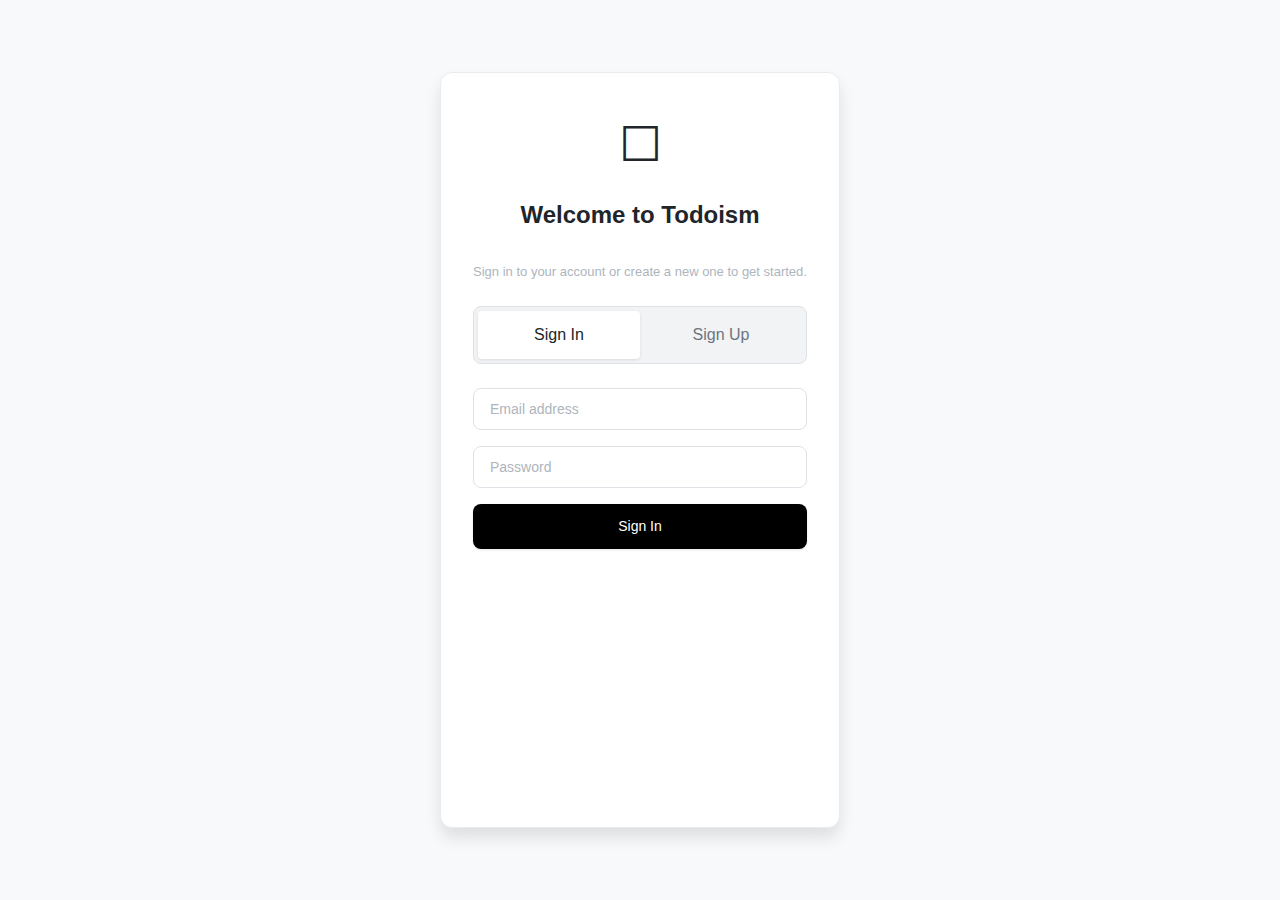
<file: public/index.html>
<!doctype html>
<html lang="en">
<head>
  <meta charset="utf-8">
  <meta name="viewport" content="width=device-width, initial-scale=1">
  <title>Sign In | Todoism</title>
  <link rel="stylesheet" href="styles.css">
  <script src="utils.js"></script>
  <script src="auth.js"></script>
</head>
<body>
  <div class="auth">
    <div class="panel">
      <div class="auth-brand">
        <div class="auth-logo">☐</div>
        <h1>Welcome to Todoism</h1>
      </div>
      <p class="hint">Sign in to your account or create a new one to get started.</p>
      
      <div class="tabs-auth">
        <button id="tab-signin" class="active">Sign In</button>
        <button id="tab-signup">Sign Up</button>
      </div>

      <form id="form-signin" class="grid">
        <input class="input" type="email" name="email" placeholder="Email address" required />
        <input class="input" type="password" name="password" placeholder="Password" required />
        <button class="btn" type="submit">Sign In</button>
        <div id="signin-error" class="error"></div>
      </form>

      <form id="form-signup" class="grid" style="display:none;">
        <div class="name-row">
          <input class="input" type="text" name="first_name" placeholder="First name" required />
          <input class="input" type="text" name="last_name" placeholder="Last name" required />
        </div>
        <input class="input" type="email" name="email" placeholder="Email address" required />
        <input class="input" type="password" name="password" placeholder="Password" minlength="6" required />
        <input class="input" type="password" name="confirm_password" placeholder="Confirm password" minlength="6" required />
        <button class="btn" type="submit">Create Account</button>
        <div id="signup-error" class="error"></div>
      </form>
    </div>
  </div>
</body>
</html>
</file>
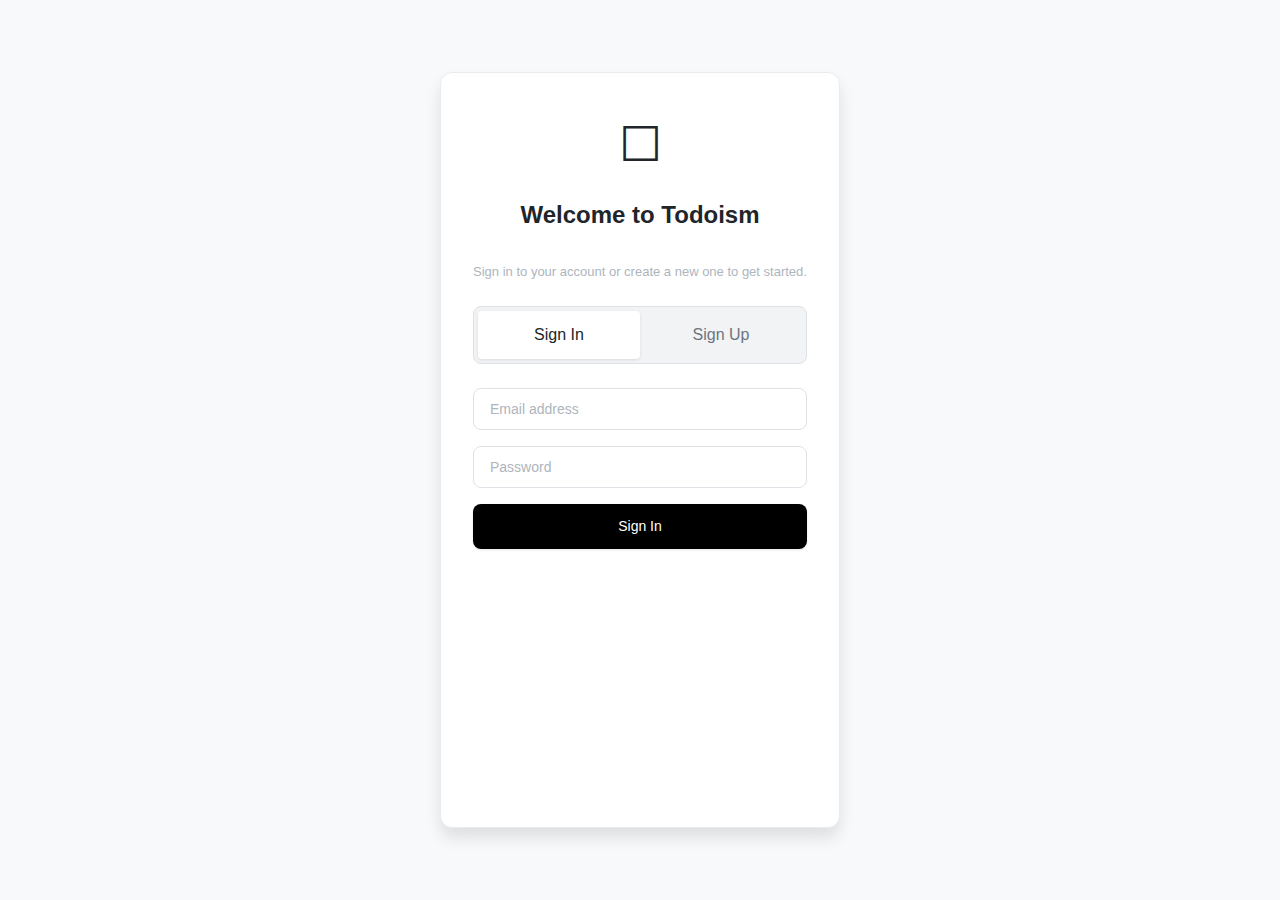
<file: public/app.html>
<!doctype html>
<html lang="en">
<head>
  <meta charset="utf-8" />
  <meta name="viewport" content="width=device-width, initial-scale=1, viewport-fit=cover" />
  <title>Todoism — Task Management</title>
  <link rel="stylesheet" href="styles.css" />

<!-- Make sure the scripts are in this order and use defer -->
<script src="utils.js" defer></script>
<script src="tasks.js" defer></script>
</head>
<body>
  <div id="app" class="app">
    <!-- Mobile Sidebar Overlay -->
    <div class="sidebar-overlay" id="sidebar-overlay"></div>
    
    <!-- Sidebar Navigation -->
    <aside class="sidebar">
      <div class="brand">
        <div class="logo">☐</div>
        <strong>Todoism</strong>
      </div>
      
      <nav>
        <ul class="nav">
          <li><button class="active" id="nav-inbox">
            <span>📥</span> Inbox
            <span class="tag" id="inbox-count">0</span>
          </button></li>
        </ul>
      </nav>
    </aside>

    <!-- Header -->
    <header class="header">
      <div class="header-left">
        <button id="mobile-menu-toggle" class="mobile-menu-toggle" aria-label="Toggle navigation">
          <span></span>
          <span></span>
          <span></span>
        </button>
        <div class="hello">Good day, <span id="hello-name">User</span> ✨<small id="hello-time"></small></div>
      </div>
      <div class="userbox">
        <div class="pill" id="user-email">loading…</div>
        <button id="theme-toggle" class="theme-toggle" title="Toggle dark mode">🌙</button>
        <button id="logout" class="logout">Sign out</button>
      </div>
    </header>

    <!-- Main Content -->
    <main class="main">
      <section class="panel">
        <div class="section-title">
          <h3>Add Task</h3>
          <div class="tabs">
            <button class="active" id="tab-active">Active</button>
            <button id="tab-inactive">Completed</button>
          </div>
        </div>

        <form id="form-add" class="task-form">
          <input class="input" id="new-name" placeholder="Task name" required />
          <input class="input" id="new-desc" placeholder="Description" />
          <input class="input" id="new-due" type="date" aria-label="Due date" />
          <button class="btn" type="submit">Add task</button>
        </form>

        <!-- Bulk Actions Controls (appears when in selection mode) -->
        <div id="bulk-controls" class="bulk-controls-bar" style="display: none;">
          <div class="bulk-info">
            <span id="selected-count">0 selected</span>
            <button id="exit-bulk" class="btn-exit">✕ Exit</button>
          </div>
          <div class="bulk-buttons">
            <button id="select-all" class="btn-pastel btn-pastel-blue">Select All</button>
            <button id="deselect-all" class="btn-pastel btn-pastel-gray">Clear</button>
            <button id="bulk-delete" class="btn-pastel btn-pastel-red">Delete Selected</button>
          </div>
        </div>

        <div id="list" class="tasks" aria-live="polite"></div>
      </section>

      <!-- Sidebar with metrics -->
      <section class="sidecards">
        <div class="metrics">
          <div class="metric widget">
            <div id="stat-todo" class="num">0</div>
            <div class="titles">
              <div class="label">Active Tasks</div>
              <ul id="titles-todo" class="list"></ul>
            </div>
          </div>

          <div class="metric widget">
            <div id="stat-done" class="num">0</div>
            <div class="titles">
              <div class="label">Completed</div>
              <ul id="titles-done" class="list"></ul>
            </div>
          </div>
        </div>
      </section>
    </main>
  </div>

  <!-- Task Detail Drawer -->
  <aside id="drawer" class="drawer" aria-hidden="true">
    <header>
      <div class="hint" id="drawer-breadcrumb">Task Details</div>
      <button id="drawer-close" class="icon-btn">✕</button>
    </header>
    <main>
      <div class="field">
        <label for="d-title">Task Name</label>
        <input id="d-title" class="input" placeholder="Enter task name" />
      </div>

      <div class="field">
        <label for="d-category">Category</label>
        <input id="d-category" class="input taglike" list="cats" placeholder="e.g., Work, Personal, Study" />
        <datalist id="cats"></datalist>
      </div>

      <div class="field">
        <label for="d-due">Due Date</label>
        <input id="d-due" class="input" type="date" />
      </div>

      <div class="field">
        <label for="d-note">Notes</label>
        <textarea id="d-note" rows="4" class="input" placeholder="Add notes or details..."></textarea>
      </div>
    </main>
    <footer>
      <button id="btn-delete" class="icon-btn danger">Delete</button>
      <button id="btn-save" class="btn">Save Changes</button>
    </footer>
  </aside>

  <!-- Task Template -->
  <template id="task-tpl">
    <article class="task">
      <div class="task-select" style="display: none;">
        <input type="checkbox" class="task-checkbox" title="Select for bulk actions">
      </div>
      <div class="check" role="button" title="Mark as complete">
        <svg viewBox="0 0 24 24" fill="none" stroke="currentColor" stroke-width="2" stroke-linecap="round" stroke-linejoin="round">
          <polyline points="20 6 9 17 4 12"></polyline>
        </svg>
      </div>
      <div class="task-body">
        <div class="top">
          <div class="name"></div>
          <div class="chips">
            <span class="chip due" hidden></span>
            <span class="chip cat" hidden></span>
          </div>
        </div>
        <div class="desc hint"></div>
      </div>
      <div class="actions">
        <button class="icon-btn open" title="Edit task">✏️</button>
        <button class="icon-btn menu-btn" title="Bulk actions" style="display: none;">☰</button>
      </div>
    </article>
  </template>

  <!-- Bulk Actions Controls (appears when in selection mode) -->
  <div id="bulk-controls" class="bulk-controls-bar" style="display: none;">
    <div class="bulk-info">
      <span id="selected-count">0 selected</span>
      <button id="exit-bulk" class="btn-exit">✕ Exit</button>
    </div>
    <div class="bulk-buttons">
      <button id="select-all" class="btn-pastel btn-pastel-blue">Select All</button>
      <button id="deselect-all" class="btn-pastel btn-pastel-gray">Clear</button>
      <button id="bulk-delete" class="btn-pastel btn-pastel-red">Delete Selected</button>
    </div>
  </div>

</body>
</html>
</file>
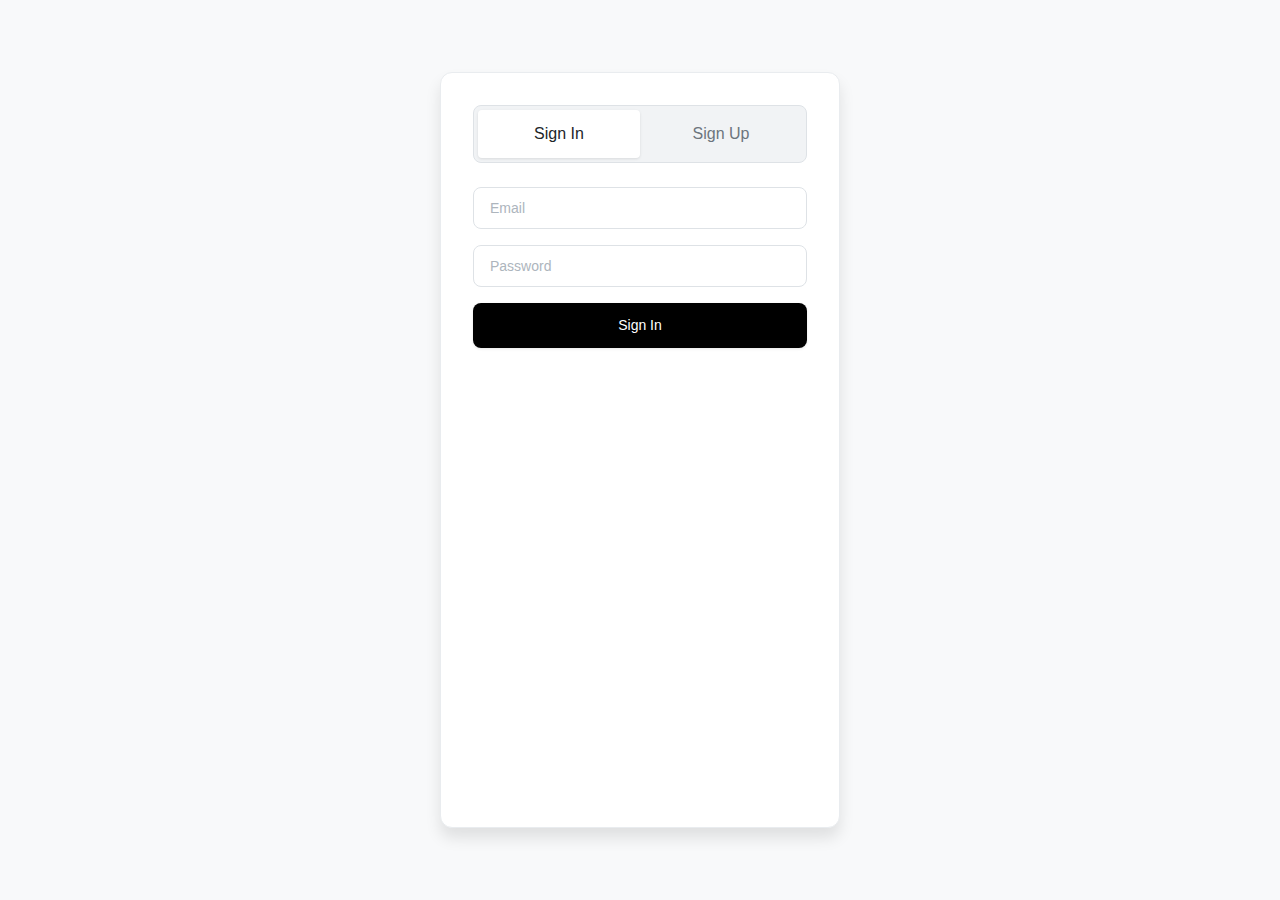
<file: public/auth.html>
<!doctype html>
<html lang="en">
<head>
  <meta charset="utf-8">
  <meta name="viewport" content="width=device-width, initial-scale=1">
  <title>Sign In | To‑Do App</title>
  <link rel="stylesheet" href="styles.css">
  <script src="utils.js"></script>
<script src="auth.js"></script>

</head>
<body>
  <div class="auth">
    <div class="hero">
      <div>
        <h1>Welcome back 👋</h1>
        <p class="hint">Sign in or create an account to start organizing your tasks.</p>
      </div>
    </div>
    <div class="panel">
      <div class="tabs-auth">
        <button id="tab-signin" class="active">Sign In</button>
        <button id="tab-signup">Sign Up</button>
      </div>

      <form id="form-signin" class="grid">
        <input class="input" type="email" name="email" placeholder="Email" required />
        <input class="input" type="password" name="password" placeholder="Password" required />
        <button class="btn" type="submit">Sign In</button>
        <div id="signin-error" class="hint error"></div>
      </form>

      <form id="form-signup" class="grid" style="display:none;">
        <div style="display:grid;grid-template-columns:1fr 1fr;gap:8px;">
          <input class="input" type="text" name="first_name" placeholder="First name" required />
          <input class="input" type="text" name="last_name" placeholder="Last name" required />
        </div>
        <input class="input" type="email" name="email" placeholder="Email" required />
        <input class="input" type="password" name="password" placeholder="Password" minlength="6" required />
        <input class="input" type="password" name="confirm_password" placeholder="Confirm password" minlength="6" required />
        <button class="btn" type="submit">Create account</button>
        <div id="signup-error" class="hint error"></div>
      </form>
    </div>
  </div>
  <script>
    const tabSignin = document.getElementById('tab-signin');
    const tabSignup = document.getElementById('tab-signup');
    const formSignin = document.getElementById('form-signin');
    const formSignup = document.getElementById('form-signup');

    function showSignin(){
      tabSignin.classList.add('active');
      tabSignup.classList.remove('active');
      formSignin.style.display = 'grid';
      formSignup.style.display = 'none';
    }

    function showSignup(){
      tabSignup.classList.add('active');
      tabSignin.classList.remove('active');
      formSignin.style.display = 'none';
      formSignup.style.display = 'grid';
    }

    tabSignin.addEventListener('click', showSignin);
    tabSignup.addEventListener('click', showSignup);

    // Set default state on load
    showSignin();
  </script>

</body>
</html>
</file>
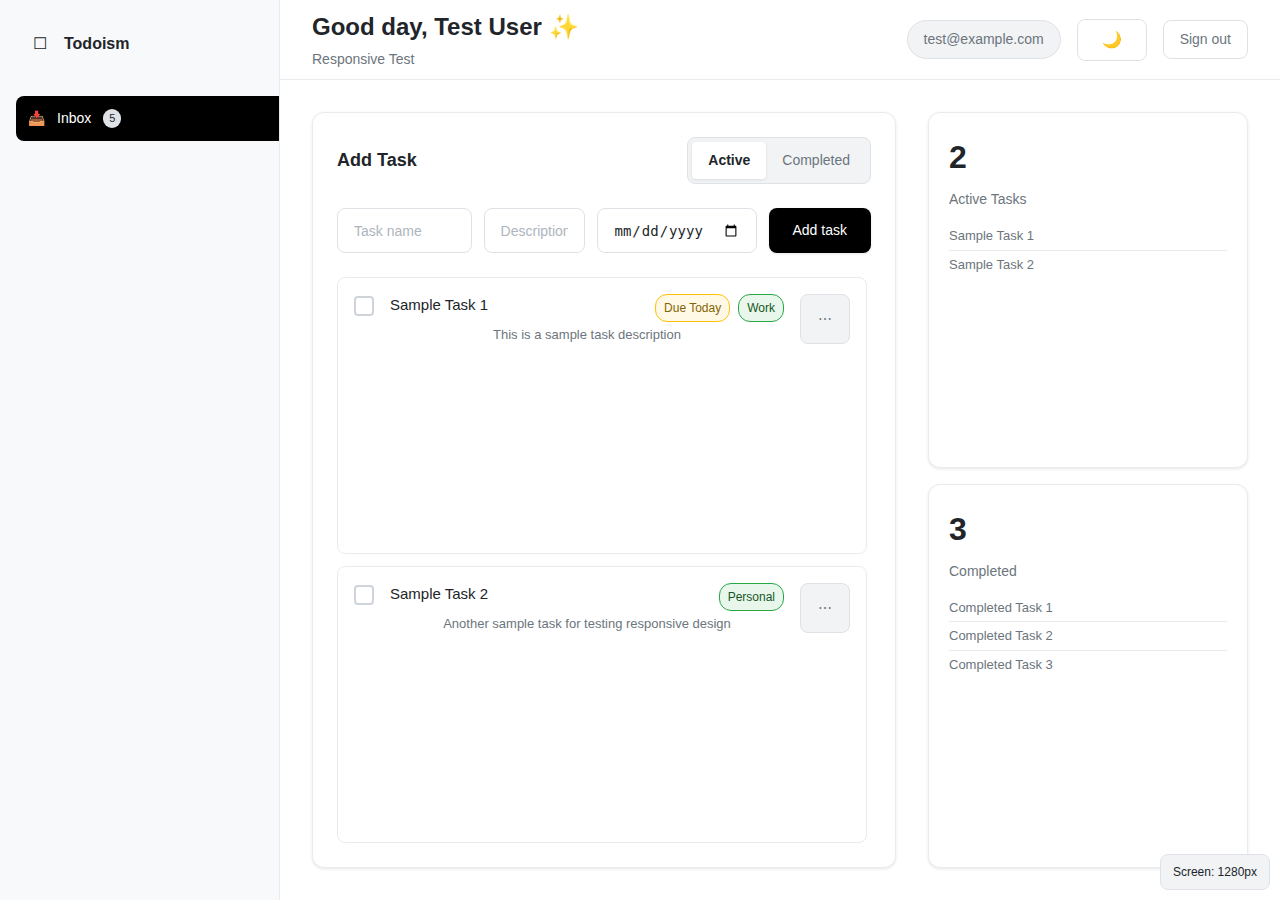
<file: public/responsive-test.html>
<!DOCTYPE html>
<html lang="en">
<head>
    <meta charset="UTF-8">
    <meta name="viewport" content="width=device-width, initial-scale=1, viewport-fit=cover">
    <title>Responsive Test - Todoism</title>
    <link rel="stylesheet" href="styles.css">
    <script src="utils.js" defer></script>
    <style>
        .responsive-info {
            position: fixed;
            bottom: 10px;
            right: 10px;
            background: var(--bg-tertiary);
            padding: 8px 12px;
            border-radius: var(--radius);
            font-size: 12px;
            z-index: 9999;
            border: 1px solid var(--border-medium);
        }
    </style>
</head>
<body>
    <div class="responsive-info" id="screen-info">
        Screen: <span id="screen-width"></span>px
    </div>
    
    <div id="app" class="app">
        <!-- Mobile Sidebar Overlay -->
        <div class="sidebar-overlay" id="sidebar-overlay"></div>
        
        <!-- Sidebar Navigation -->
        <aside class="sidebar">
            <div class="brand">
                <div class="logo">☐</div>
                <strong>Todoism</strong>
            </div>
            <nav>
                <ul class="nav">
                    <li><button class="active" id="nav-inbox">
                        <span>📥</span> Inbox
                        <span class="tag" id="inbox-count">5</span>
                    </button></li>
                </ul>
            </nav>
        </aside>

        <!-- Header -->
        <header class="header">
            <div class="header-left">
                <button id="mobile-menu-toggle" class="mobile-menu-toggle" aria-label="Toggle navigation">
                    <span></span>
                    <span></span>
                    <span></span>
                </button>
                <div class="hello">Good day, <span id="hello-name">Test User</span> ✨<small id="hello-time">Responsive Test</small></div>
            </div>
            <div class="userbox">
                <div class="pill" id="user-email">test@example.com</div>
                <button id="theme-toggle" class="theme-toggle" title="Toggle dark mode">🌙</button>
                <button id="logout" class="logout">Sign out</button>
            </div>
        </header>

        <!-- Main Content -->
        <main class="main">
            <section class="panel">
                <div class="section-title">
                    <h3>Add Task</h3>
                    <div class="tabs">
                        <button class="active" id="tab-active">Active</button>
                        <button id="tab-inactive">Completed</button>
                    </div>
                </div>

                <form id="form-add" class="task-form">
                    <input class="input" id="new-name" placeholder="Task name" required />
                    <input class="input" id="new-desc" placeholder="Description" />
                    <input class="input" id="new-due" type="date" aria-label="Due date" />
                    <button class="btn" type="submit">Add task</button>
                </form>

                <div id="list" class="tasks" aria-live="polite">
                    <!-- Sample tasks for testing -->
                    <article class="task">
                        <div class="check" role="button" title="Mark as complete">
                            <svg viewBox="0 0 24 24" fill="none" stroke="currentColor" stroke-width="2">
                                <polyline points="20 6 9 17 4 12"></polyline>
                            </svg>
                        </div>
                        <div class="task-body">
                            <div class="top">
                                <div class="name">Sample Task 1</div>
                                <div class="chips">
                                    <span class="chip due">Due Today</span>
                                    <span class="chip cat">Work</span>
                                </div>
                            </div>
                            <div class="desc hint">This is a sample task description</div>
                        </div>
                        <div class="actions">
                            <button class="icon-btn open" title="Edit task">⋯</button>
                        </div>
                    </article>
                    
                    <article class="task">
                        <div class="check" role="button" title="Mark as complete">
                            <svg viewBox="0 0 24 24" fill="none" stroke="currentColor" stroke-width="2">
                                <polyline points="20 6 9 17 4 12"></polyline>
                            </svg>
                        </div>
                        <div class="task-body">
                            <div class="top">
                                <div class="name">Sample Task 2</div>
                                <div class="chips">
                                    <span class="chip cat">Personal</span>
                                </div>
                            </div>
                            <div class="desc hint">Another sample task for testing responsive design</div>
                        </div>
                        <div class="actions">
                            <button class="icon-btn open" title="Edit task">⋯</button>
                        </div>
                    </article>
                </div>
            </section>

            <!-- Sidebar with metrics -->
            <section class="sidecards">
                <div class="metrics">
                    <div class="metric widget">
                        <div id="stat-todo" class="num">2</div>
                        <div class="titles">
                            <div class="label">Active Tasks</div>
                            <ul id="titles-todo" class="list">
                                <li>Sample Task 1</li>
                                <li>Sample Task 2</li>
                            </ul>
                        </div>
                    </div>

                    <div class="metric widget">
                        <div id="stat-done" class="num">3</div>
                        <div class="titles">
                            <div class="label">Completed</div>
                            <ul id="titles-done" class="list">
                                <li>Completed Task 1</li>
                                <li>Completed Task 2</li>
                                <li>Completed Task 3</li>
                            </ul>
                        </div>
                    </div>
                </div>
            </section>
        </main>
    </div>

    <script>
        // Display current screen width for testing
        function updateScreenInfo() {
            document.getElementById('screen-width').textContent = window.innerWidth;
        }
        
        updateScreenInfo();
        window.addEventListener('resize', updateScreenInfo);
        
        // Mock logout function for testing
        window.App = window.App || {};
        window.App.logout = () => alert('Logout clicked!');
    </script>
</body>
</html>
</file>
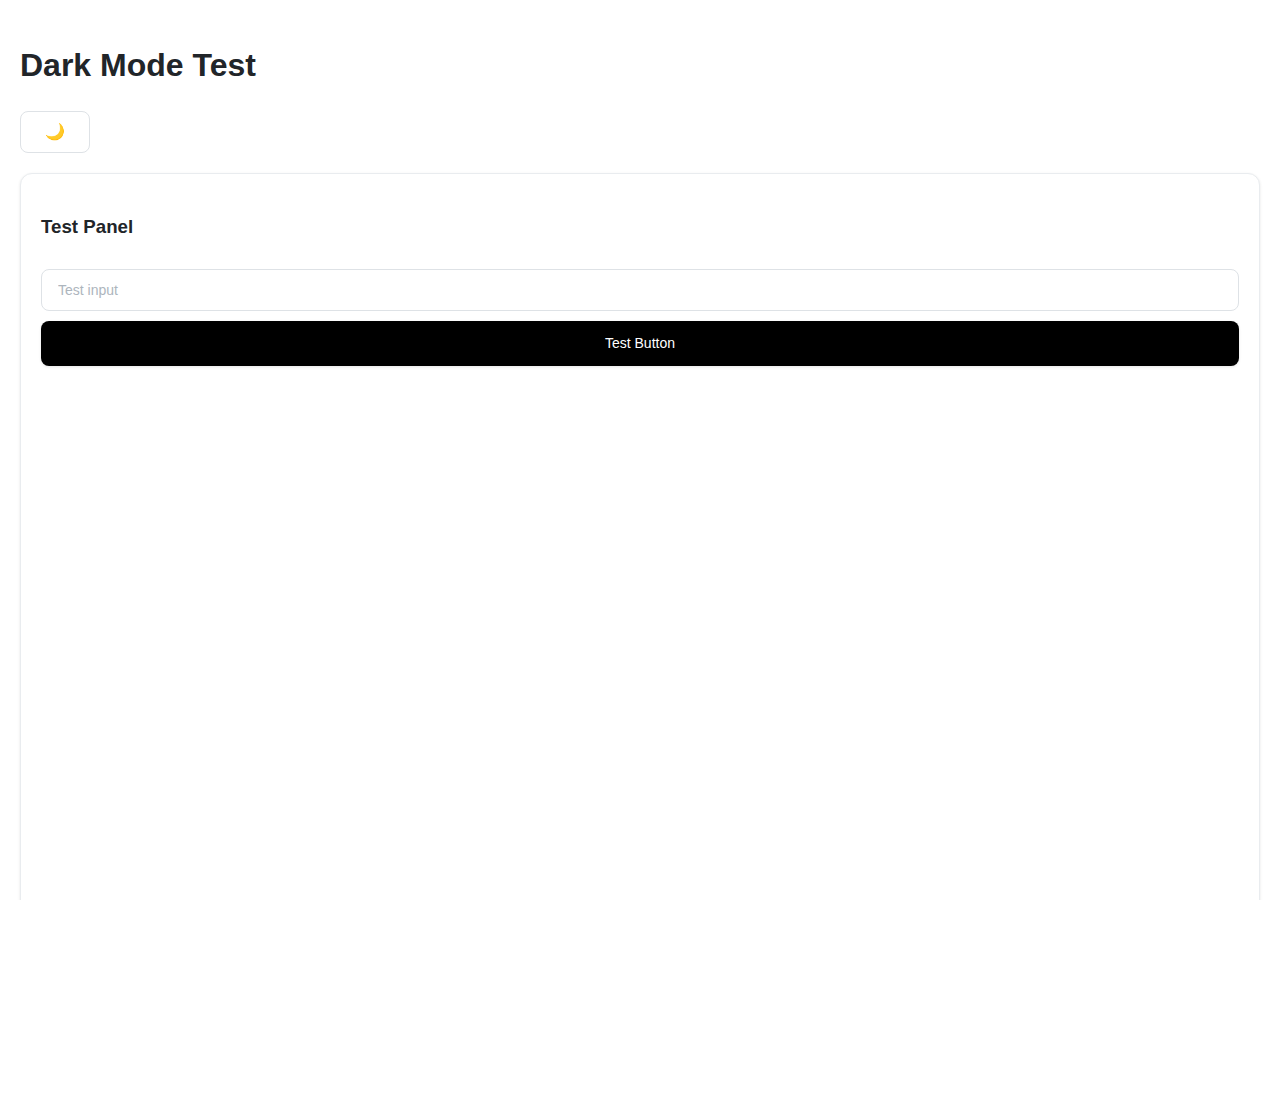
<file: public/test-dark-mode.html>
<!DOCTYPE html>
<html lang="en">
<head>
    <meta charset="UTF-8">
    <meta name="viewport" content="width=device-width, initial-scale=1.0">
    <title>Dark Mode Test</title>
    <link rel="stylesheet" href="styles.css">
    <script src="utils.js" defer></script>
</head>
<body>
    <div style="padding: 20px;">
        <h1>Dark Mode Test</h1>
        <button id="theme-toggle" class="theme-toggle" title="Toggle dark mode">🌙</button>
        <div class="panel" style="margin: 20px 0; padding: 20px;">
            <h3>Test Panel</h3>
            <input class="input" placeholder="Test input" style="margin: 10px 0;">
            <button class="btn">Test Button</button>
        </div>
        <div class="metric widget" style="margin: 20px 0; padding: 20px;">
            <div class="num">5</div>
            <div class="label">Test Metric</div>
        </div>
    </div>
</body>
</html>
</file>
<file: public/styles.css>
/* ---------- Minimal Black & White Design ---------- */
:root {
  --bg-primary: #ffffff;
  --bg-secondary: #f8f9fa;
  --bg-tertiary: #f1f3f5;
  --text-primary: #212529;
  --text-secondary: #6c757d;
  --text-muted: #adb5bd;
  --border-light: #e9ecef;
  --border-medium: #dee2e6;
  --border-dark: #ced4da;
  --accent: #000000;
  --accent-light: #495057;
  --success: #28a745;
  --danger: #dc3545;
  --warning: #ffc107;
  --shadow-sm: 0 1px 3px rgba(0,0,0,0.1);
  --shadow-md: 0 4px 6px rgba(0,0,0,0.1);
  --shadow-lg: 0 10px 15px rgba(0,0,0,0.1);
  --radius: 8px;
  --radius-sm: 4px;
  --radius-lg: 12px;
}
/*logo size*/
.logo {
  width: 24px;
  height: 24px;
  display: flex;
  align-items: center;
  justify-content: center;
  font-size: 16px;
  border-radius: var(--radius-sm);
}

/* Dark mode variables */
[data-theme="dark"] {
  --bg-primary: #1a1a1a;
  --bg-secondary: #2d2d2d;
  --bg-tertiary: #404040;
  --text-primary: #e5e5e5;
  --text-secondary: #a0a0a0;
  --text-muted: #707070;
  --border-light: #404040;
  --border-medium: #555555;
  --border-dark: #666666;
  --accent: #ffffff;
  --accent-light: #cccccc;
  --success: #4caf50;
  --danger: #f44336;
  --warning: #ff9800;
  --shadow-sm: 0 1px 3px rgba(0,0,0,0.3);
  --shadow-md: 0 4px 6px rgba(0,0,0,0.3);
  --shadow-lg: 0 10px 15px rgba(0,0,0,0.3);
}

/* Ensure dark mode styles are applied properly */
[data-theme="dark"] body {
  background: var(--bg-primary);
  color: var(--text-primary);
}

[data-theme="dark"] .panel {
  background: var(--bg-secondary);
  border-color: var(--border-light);
}

[data-theme="dark"] .metric.widget {
  background: var(--bg-secondary);
  border-color: var(--border-light);
}

[data-theme="dark"] .task {
  background: var(--bg-secondary);
  border-color: var(--border-light);
}

[data-theme="dark"] .input,
[data-theme="dark"] textarea {
  background: var(--bg-tertiary);
  border-color: var(--border-medium);
  color: var(--text-primary);
}

[data-theme="dark"] .input:focus,
[data-theme="dark"] textarea:focus {
  border-color: var(--accent);
  box-shadow: 0 0 0 3px rgba(255,255,255,0.1);
}

[data-theme="dark"] .sidebar {
  background: var(--bg-secondary);
  border-color: var(--border-light);
}

[data-theme="dark"] .main {
  background: var(--bg-primary);
}

[data-theme="dark"] .header {
  background: var(--bg-primary);
  border-color: var(--border-light);
}

[data-theme="dark"] .tabs {
  background: var(--bg-tertiary);
  border-color: var(--border-medium);
}

[data-theme="dark"] .tabs button.active {
  background: var(--bg-primary);
  color: var(--text-primary);
}

[data-theme="dark"] .btn {
  background: var(--accent);
  color: var(--bg-primary);
}

[data-theme="dark"] .nav button {
  color: var(--text-secondary);
  background: transparent;
}

[data-theme="dark"] .nav button:hover {
  background: var(--bg-tertiary);
}

[data-theme="dark"] .nav button.active {
  background: var(--accent);
  color: var(--bg-primary);
}

[data-theme="dark"] .pill {
  background: var(--bg-tertiary);
  border-color: var(--border-medium);
  color: var(--text-secondary);
}

[data-theme="dark"] .check {
  border-color: var(--border-dark);
}

[data-theme="dark"] .check:hover {
  border-color: var(--accent);
}

[data-theme="dark"] .check.done {
  background: var(--success);
  border-color: var(--success);
}

[data-theme="dark"] .drawer {
  background: var(--bg-primary);
  border-color: var(--border-light);
}

[data-theme="dark"] .drawer header,
[data-theme="dark"] .drawer footer {
  border-color: var(--border-light);
}

[data-theme="dark"] .chip {
  background: var(--bg-tertiary);
  border-color: var(--border-medium);
  color: var(--text-secondary);
}

[data-theme="dark"] .chip.due {
  background: rgba(255, 152, 0, 0.15);
  border-color: var(--warning);
  color: var(--warning);
}

[data-theme="dark"] .chip.cat {
  background: rgba(76, 175, 80, 0.15);
  border-color: var(--success);
  color: var(--success);
}

[data-theme="dark"] .icon-btn {
  background: var(--bg-tertiary);
  border-color: var(--border-medium);
  color: var(--text-secondary);
}

[data-theme="dark"] .icon-btn:hover {
  background: var(--bg-secondary);
  border-color: var(--border-dark);
}

[data-theme="dark"] .icon-btn.danger {
  border-color: rgba(244, 67, 54, 0.3);
  background: rgba(244, 67, 54, 0.05);
  color: var(--danger);
}

[data-theme="dark"] .icon-btn.danger:hover {
  background: rgba(244, 67, 54, 0.1);
}

[data-theme="dark"] .mobile-menu-toggle span {
  background: var(--text-primary);
}

[data-theme="dark"] .sidebar-overlay {
  background: rgba(0, 0, 0, 0.7);
}

* {
  box-sizing: border-box;
}

/* Smooth transition for theme changes */
*, *::before, *::after {
  transition: background-color 0.3s ease, color 0.3s ease, border-color 0.3s ease;
}

html, body {
  height: 100%;
  margin: 0;
  padding: 0;
  overflow: hidden; /* Prevent page scrolling */
  -webkit-text-size-adjust: 100%;
  -ms-text-size-adjust: 100%;
}
@media (max-width: 575.98px) {
  html, body {
    overflow: auto !important;
    height: 100% !important;
  }
}

body {
  font-family: -apple-system, BlinkMacSystemFont, "Segoe UI", Roboto, "Helvetica Neue", Arial, sans-serif;
  background: var(--bg-primary);
  color: var(--text-primary);
  line-height: 1.5;
  -webkit-font-smoothing: antialiased;
  -moz-osx-font-smoothing: grayscale;
}

/* ===== APP LAYOUT ===== */
.app {
  display: grid;
  grid-template-columns: 280px 1fr;
  grid-template-rows: auto 1fr;
  grid-template-areas: 
    "sidebar header"
    "sidebar main";
  height: 100vh;
  width: 100vw;
  background: var(--bg-primary);
  overflow: hidden;
}

/* ===== SIDEBAR ===== */
.sidebar {
  grid-area: sidebar;
  background: var(--bg-secondary);
  border-right: 1px solid var(--border-light);
  padding: 24px 16px;
  overflow: hidden;
  height: 100vh;
  transition: transform 0.3s ease;
}

/* Mobile sidebar overlay */
.sidebar-overlay {
  display: none;
  position: fixed;
  top: 0;
  left: 0;
  width: 100vw;
  height: 100vh;
  background: rgba(0, 0, 0, 0.5);
  z-index: 900; /* Lower z-index to not interfere with main content */
  opacity: 0;
  transition: opacity 0.3s ease;
  pointer-events: none;
}

.sidebar-overlay.active {
  display: block;
  opacity: 1;
  pointer-events: all;
}

/* Ensure main content is not affected by overlay unless sidebar is open */
@media (max-width: 991px) {
  .main {
    z-index: 950; /* Higher than overlay */
    pointer-events: all;
  }
  
  .sidebar-overlay.active + * .main {
    z-index: 1; /* Lower when overlay is active */
  }
}

.sidebar.mobile-open {
  position: fixed !important;
  top: 0 !important;
  left: 0 !important;
  z-index: 999 !important; /* Higher than overlay */
  width: 280px !important;
  height: 100vh !important;
  transform: translateX(0) !important;
  display: block !important;
  box-shadow: var(--shadow-lg);
}

.brand {
  display: flex;
  align-items: center;
  gap: 12px;
  padding: 8px 12px;
  margin-bottom: 32px;
}

.brand .logo {
  width: 24px;
  height: 24px;
  display: flex;
  align-items: center;
  justify-content: center;
  font-size: 16px;
  border-radius: var(--radius-sm);
}

.brand strong {
  font-size: 16px;
  font-weight: 600;
  color: var(--text-primary);
}

.nav {
  list-style: none;
  margin: 0;
  padding: 0;
}

.nav button {
  all: unset;
  display: flex;
  align-items: center;
  gap: 12px;
  width: 100%;
  padding: 12px;
  border-radius: var(--radius);
  cursor: pointer;
  color: var(--text-secondary);
  font-size: 14px;
  font-weight: 500;
  transition: all 0.2s ease;
  margin-bottom: 4px;
}

.nav button:hover {
  background: var(--bg-tertiary);
  color: var(--text-primary);
}

.nav button.active {
  background: var(--accent);
  color: white;
}

.nav .tag {
  margin-left: right;
  margin-right: -4px; /* Move closer to the edge */
  background: var(--border-medium);
  color: var(--text-primary);
  border-radius: 10px;
  padding: 1px 6px;
  font-size: 11px;
  font-weight: 500;
  min-width: 18px;
  text-align: center;
}

/* ===== HEADER ===== */
.header {
  grid-area: header;
  display: flex;
  align-items: center;
  justify-content: space-between;
  padding: 16px 32px;
  background: var(--bg-primary);
  border-bottom: 1px solid var(--border-light);
  overflow: hidden;
  min-height: 80px;
  max-height: 80px;
}

.header-left {
  display: flex;
  align-items: center;
  gap: 16px;
  flex: 1;
  min-width: 0; /* Allow flex item to shrink */
}

.mobile-menu-toggle {
  display: none;
  flex-direction: column;
  background: none;
  border: none;
  padding: 8px;
  cursor: pointer;
  width: 40px;
  height: 40px;
  justify-content: space-around;
  align-items: center;
  flex-shrink: 0;
}

.mobile-menu-toggle span {
  display: block;
  width: 24px;
  height: 3px;
  background: var(--text-primary);
  border-radius: 2px;
  transition: all 0.3s ease;
}

.mobile-menu-toggle.active span:nth-child(1) {
  transform: rotate(45deg) translate(6px, 6px);
}

.mobile-menu-toggle.active span:nth-child(2) {
  opacity: 0;
}

.mobile-menu-toggle.active span:nth-child(3) {
  transform: rotate(-45deg) translate(6px, -6px);
}

.hello {
  font-size: 24px;
  font-weight: 600;
  color: var(--text-primary);
  min-width: 0; /* Allow flex item to shrink */
  flex: 1;
}

.hello small {
  display: block;
  font-size: 14px;
  font-weight: 400;
  color: var(--text-secondary);
  margin-top: 4px;
}

.userbox {
  display: flex;
  align-items: center;
  gap: 16px;
  flex-shrink: 0; /* Prevent userbox from shrinking */
}

.pill {
  background: var(--bg-tertiary);
  border: 1px solid var(--border-medium);
  padding: 8px 16px;
  border-radius: 20px;
  font-size: 14px;
  color: var(--text-secondary);
}

.logout {
  all: unset;
  cursor: pointer;
  padding: 8px 16px;
  background: var(--bg-primary);
  border: 1px solid var(--border-medium);
  border-radius: var(--radius);
  color: var(--text-secondary);
  font-size: 14px;
  font-weight: 500;
  transition: all 0.2s ease;
}

.logout:hover {
  background: var(--bg-tertiary);
  border-color: var(--border-dark);
}

/* Dark mode toggle button */
.theme-toggle {
  all: unset;
  cursor: pointer;
  padding: 8px 12px;
  background: var(--bg-primary);
  border: 1px solid var(--border-medium);
  border-radius: var(--radius);
  color: var(--text-secondary);
  font-size: 16px;
  font-weight: 500;
  transition: all 0.2s ease;
  display: flex;
  align-items: center;
  justify-content: center;
  min-width: 44px;
}

.theme-toggle:hover {
  background: var(--bg-tertiary);
  border-color: var(--border-dark);
  transform: scale(1.05);
}

.theme-toggle:active {
  transform: scale(0.95);
}

/* ===== MAIN CONTENT ===== */
.main {
  grid-area: main;
  display: grid;
  grid-template-columns: 1fr 320px;
  gap: 32px;
  padding: 32px;
  background: var(--bg-primary);
  overflow: hidden;
  height: calc(100vh - 80px); /* Full height minus header */
  max-height: calc(100vh - 80px);
  position: relative;
  z-index: 1; /* Ensure main content is above background elements */
}

.panel {
  background: var(--bg-primary);
  border: 1px solid var(--border-light);
  border-radius: var(--radius-lg);
  padding: 24px;
  box-shadow: var(--shadow-sm);
  display: flex;
  flex-direction: column;
  height: calc(100vh - 80px - 64px); /* Full height minus header and main padding */
  max-height: calc(100vh - 80px - 64px);
  overflow: hidden;
  position: relative;
  z-index: 2; /* Ensure panel is above overlay when closed */
}

.section-title {
  display: flex;
  align-items: center;
  justify-content: space-between;
  margin-bottom: 24px;
}

.section-title h3 {
  margin: 0;
  font-size: 18px;
  font-weight: 600;
  color: var(--text-primary);
}

.tabs {
  display: inline-flex;
  background: var(--bg-tertiary);
  border: 1px solid var(--border-medium);
  padding: 4px;
  border-radius: var(--radius);
  position: relative;
  z-index: 10; /* Ensure tabs are above other elements */
}

.tabs button {
  all: unset;
  padding: 8px 16px;
  border-radius: var(--radius-sm);
  cursor: pointer;
  color: var(--text-secondary);
  font-size: 14px;
  font-weight: 500;
  transition: all 0.2s ease;
  position: relative;
  z-index: 11;
  /* Better touch handling */
  touch-action: manipulation;
  -webkit-tap-highlight-color: transparent;
  user-select: none;
}

.tabs button.active {
  background: var(--bg-primary);
  color: var(--text-primary);
  box-shadow: var(--shadow-sm);
  font-weight: 600;
  border: 2px solid var(--color-primary);
}

/* ===== TASK FORM ===== */
.task-form {
  display: grid;
  grid-template-columns: 2fr 1.5fr 1fr auto;
  gap: 12px;
  margin-bottom: 24px;
}

/* ===== BULK ACTIONS BAR ===== */
.bulk-controls-bar {
  position: sticky;
  top: 0;
  background: var(--bg-secondary);
  border: 1px solid var(--border-light);
  border-radius: var(--radius);
  padding: 12px 16px;
  margin-bottom: 16px;
  z-index: 10;
  animation: slideDown 0.3s ease;
  box-shadow: var(--shadow-sm);
}

.bulk-info {
  display: flex;
  align-items: center;
  justify-content: space-between;
  margin-bottom: 32px;
  padding-bottom: 16px;
  border-bottom: 1px solid var(--border-light);
}

.bulk-info span {
  font-weight: 500;
  margin-right: 32px;
}

.btn-exit {
  background: none;
  border: none;
  color: var(--text-secondary);
  cursor: pointer;
  padding: 4px 8px;
  border-radius: var(--radius-sm);
  font-size: 14px;
  transition: all 0.2s ease;
}

.btn-exit:hover {
  background: var(--bg-tertiary);
  color: var(--text-primary);
}

.bulk-buttons {
  display: flex;
  gap: 12px;
  flex-wrap: wrap;
}

/* Pastel Button Styles */
.btn-pastel {
  all: unset;
  cursor: pointer;
  padding: 8px 16px;
  border-radius: var(--radius);
  font-size: 13px;
  font-weight: 500;
  text-align: center;
  transition: all 0.2s ease;
  border: 2px solid transparent;
  box-shadow: 0 2px 4px rgba(0, 0, 0, 0.1);
}

.btn-pastel-blue {
  background: #dbeafe;
  color: #1d4ed8;
  border-color: #bfdbfe;
}

.btn-pastel-blue:hover {
  background: #bfdbfe;
  border-color: #93c5fd;
  transform: translateY(-1px);
}

.btn-pastel-gray {
  background: #f3f4f6;
  color: #374151;
  border-color: #e5e7eb;
}

.btn-pastel-gray:hover {
  background: #e5e7eb;
  border-color: #d1d5db;
  transform: translateY(-1px);
}

.btn-pastel-red {
  background: #fee2e2;
  color: #dc2626;
  border-color: #fecaca;
}

.btn-pastel-red:hover {
  background: #fecaca;
  border-color: #fca5a5;
  transform: translateY(-1px);
}

.btn-pastel-green {
  background: #dcfce7;
  color: #16a34a;
  border-color: #bbf7d0;
}

.btn-pastel-green:hover {
  background: #bbf7d0;
  border-color: #86efac;
  transform: translateY(-1px);
}

@keyframes slideDown {
  from {
    opacity: 0;
    transform: translateY(-10px);
  }
  to {
    opacity: 1;
    transform: translateY(0);
  }
}

/* ===== MOBILE BULK CONTROLS STYLES ===== */
@media (max-width: 768px) {
  .bulk-controls-bar {
    padding: 20px 16px;
    margin: 0 -16px 16px -16px;
    border-radius: 0;
    border-left: none;
    border-right: none;
  }
  
  .bulk-info {
    margin-bottom: 28px;
    padding-bottom: 16px;
    font-size: 14px;
  }
  
  .bulk-info span {
    font-weight: 500;
    margin-right: 28px;
    display: block;
    margin-bottom: 12px;
  }
  
  .bulk-buttons {
    gap: 8px;
    justify-content: center;
  }
  
  .btn-pastel {
    padding: 12px 16px;
    font-size: 14px;
    min-height: 44px;
    flex: 1;
    min-width: 80px;
  }
}

@media (max-width: 768px) {
  .task-form {
    grid-template-columns: 1fr !important;
    gap: 12px !important;
    margin-bottom: 20px !important;
  }
}

@media (max-width: 1024px) {
  .task-form {
    grid-template-columns: 1fr;
    gap: 8px;
  }
}

.input, textarea {
  background: var(--bg-primary);
  border: 1px solid var(--border-medium);
  color: var(--text-primary);
  border-radius: var(--radius);
  padding: 12px 16px;
  outline: none;
  font-size: 14px;
  transition: all 0.2s ease;
  margin: 0;
  box-sizing: border-box;
  width: 100%;
}

.input:focus, textarea:focus {
  border-color: var(--accent);
  box-shadow: 0 0 0 3px rgba(0,0,0,0.1);
}

.input::placeholder, textarea::placeholder {
  color: var(--text-muted);
}

.btn {
  all: unset;
  cursor: pointer;
  padding: 12px 24px;
  background: var(--accent);
  color: white;
  border-radius: var(--radius);
  font-weight: 500;
  font-size: 14px;
  text-align: center;
  transition: all 0.2s ease;
  box-shadow: var(--shadow-sm);
}

.btn:hover {
  background: var(--accent-light);
  transform: translateY(-1px);
  box-shadow: var(--shadow-md);
}

/* ===== TASKS ===== */
.tasks {
  display: grid;
  gap: 12px;
  flex: 1;
  overflow-y: auto;
  padding-right: 4px; /* Space for scrollbar */
}

/* Custom scrollbar for task list */
.tasks::-webkit-scrollbar {
  width: 6px;
}

.tasks::-webkit-scrollbar-track {
  background: var(--bg-secondary);
  border-radius: 3px;
}

.tasks::-webkit-scrollbar-thumb {
  background: var(--border-medium);
  border-radius: 3px;
}

.tasks::-webkit-scrollbar-thumb:hover {
  background: var(--border-dark);
}

.task {
  display: grid;
  grid-template-columns: auto auto 1fr auto;
  align-items: flex-start;
  gap: 16px;
  padding: 16px;
  border: 1px solid var(--border-light);
  border-radius: var(--radius);
  background: var(--bg-primary);
  transition: all 0.2s ease;
}

.task.selection-mode {
  grid-template-columns: auto auto 1fr auto;
}

.task:not(.selection-mode) {
  grid-template-columns: auto 1fr auto;
}

.task:not(.selection-mode) .task-select {
  display: none !important;
}

.task:hover {
  border-color: var(--border-medium);
  box-shadow: var(--shadow-sm);
}

.task.selected {
  border-color: var(--color-primary);
  background: rgba(139, 92, 246, 0.05);
}

.task-select {
  display: flex;
  align-items: center;
  margin-top: 2px;
}

.task-checkbox {
  width: 18px;
  height: 18px;
  accent-color: var(--color-primary);
  cursor: pointer;
}

.check {
  width: 20px;
  height: 20px;
  border: 2px solid var(--border-dark);
  border-radius: var(--radius-sm);
  margin-top: 2px;
  display: grid;
  place-items: center;
  cursor: pointer;
  transition: all 0.2s ease;
}

.check:hover {
  border-color: var(--accent);
}

.check.done {
  background: var(--success);
  border-color: var(--success);
}

.check svg {
  width: 12px;
  height: 12px;
  opacity: 0;
  transition: opacity 0.2s ease;
  stroke: white;
}

.check.done svg {
  opacity: 1;
}

.task-body {
  min-width: 0;
}

.task .top {
  display: flex;
  align-items: flex-start;
  justify-content: space-between;
  gap: 12px;
  margin-bottom: 4px;
}

.task .name {
  font-weight: 500;
  color: var(--text-primary);
  font-size: 15px;
}

.task .desc {
  color: var(--text-secondary);
  font-size: 13px;
  line-height: 1.4;
}

.task .chips {
  display: inline-flex;
  gap: 8px;
  flex-wrap: wrap;
}

.chip {
  padding: 4px 8px;
  border-radius: 12px;
  background: var(--bg-tertiary);
  border: 1px solid var(--border-medium);
  color: var(--text-secondary);
  font-size: 12px;
  font-weight: 500;
}

.chip.due {
  background: rgba(255, 193, 7, 0.1);
  border-color: var(--warning);
  color: #856404;
}

.chip.cat {
  background: rgba(40, 167, 69, 0.1);
  border-color: var(--success);
  color: #155724;
}

.task .actions {
  display: flex;
  gap: 8px;
}

.icon-btn {
  all: unset;
  cursor: pointer;
  padding: 8px;
  background: var(--bg-tertiary);
  border: 1px solid var(--border-medium);
  border-radius: var(--radius);
  color: var(--text-secondary);
  font-size: 14px;
  transition: all 0.2s ease;
  display: flex;
  align-items: center;
  justify-content: center;
  min-width: 32px;
  height: 32px;
}

.icon-btn:hover {
  background: var(--bg-secondary);
  border-color: var(--border-dark);
}

.icon-btn.danger {
  border-color: rgba(220, 53, 69, 0.3);
  background: rgba(220, 53, 69, 0.05);
  color: var(--danger);
}

.icon-btn.danger:hover {
  background: rgba(220, 53, 69, 0.1);
}

/* ===== SIDEBAR METRICS ===== */
.sidecards {
  display: grid;
  gap: 24px;
}

.metrics {
  display: grid;
  gap: 16px;
}

.metric.widget {
  background: var(--bg-primary);
  border: 1px solid var(--border-light);
  border-radius: var(--radius-lg);
  padding: 20px;
  box-shadow: var(--shadow-sm);
}

.metric.widget .num {
  font-size: 32px;
  font-weight: 700;
  color: var(--text-primary);
  margin-bottom: 8px;
}

.metric.widget .label {
  font-size: 14px;
  font-weight: 500;
  color: var(--text-secondary);
  margin-bottom: 12px;
}

.metric.widget .list {
  margin: 0;
  padding: 0;
  list-style: none;
}

.metric.widget .list li {
  padding: 4px 0;
  font-size: 13px;
  color: var(--text-secondary);
  border-bottom: 1px solid var(--border-light);
  white-space: nowrap;
  overflow: hidden;
  text-overflow: ellipsis;
}

.metric.widget .list li:last-child {
  border-bottom: none;
}

.metric.widget .list li.empty {
  color: var(--text-muted);
  font-style: italic;
}

/* See more/less functionality */
.see-more-item {
  margin-top: 8px !important;
  border-bottom: none !important;
}

.see-more-btn {
  background: none;
  border: none;
  color: var(--color-primary);
  font-size: 12px;
  font-weight: 600;
  cursor: pointer;
  padding: 4px 0;
  text-decoration: underline;
  transition: color 0.2s ease;
}

.see-more-btn:hover {
  color: var(--color-primary-hover);
}

/* Touch optimization for see more buttons */
@media (pointer: coarse) {
  .see-more-btn {
    min-height: 32px;
    padding: 8px 0;
    font-size: 14px;
    touch-action: manipulation;
  }
}

/* ===== AUTH PAGE ===== */
.auth {
  min-height: 100vh;
  display: flex;
  align-items: center;
  justify-content: center;
  background: var(--bg-secondary);
  padding: 24px;
}

.auth .hero {
  display: none;
}

.auth .panel {
  width: 100%;
  max-width: 400px;
  background: var(--bg-primary);
  border: 1px solid var(--border-light);
  border-radius: var(--radius-lg);
  padding: 32px;
  box-shadow: var(--shadow-lg);
}

.tabs-auth {
  display: flex;
  background: var(--bg-tertiary);
  border: 1px solid var(--border-medium);
  padding: 4px;
  border-radius: var(--radius);
  margin-bottom: 24px;
}

.tabs-auth button {
  all: unset;
  flex: 1;
  text-align: center;
  padding: 12px;
  border-radius: var(--radius-sm);
  cursor: pointer;
  color: var(--text-secondary);
  font-weight: 500;
  transition: all 0.2s ease;
}

.tabs-auth button.active {
  background: var(--bg-primary);
  color: var(--text-primary);
  box-shadow: var(--shadow-sm);
}

.auth .grid {
  display: grid;
  gap: 16px;
  width: 100%;
}

.auth .name-row {
  display: grid;
  grid-template-columns: 1fr 1fr;
  gap: 12px;
  margin: 0;
}

.auth form {
  width: 100%;
  min-height: 0;
}

.auth form[style*="display: none"] {
  display: none !important;
}

.auth-brand {
  display: flex;
  flex-direction: column;
  align-items: center;
  gap: 12px;
  margin-bottom: 8px;
}

.auth-logo {
  width: 80px;
  height: 80px;
  display: flex;
  align-items: center;
  justify-content: center;
  font-size: 48px;
  border-radius: var(--radius-sm);
}

.auth h1 {
  text-align: center;
  margin: 0 0 8px 0;
  font-size: 24px;
  font-weight: 600;
  color: var(--text-primary);
}

.hint {
  color: var(--text-secondary);
  font-size: 14px;
  text-align: center;
  margin-bottom: 24px;
}

.error {
  color: var(--danger);
  font-size: 14px;
  margin-top: 8px;
}

/* ===== DRAWER ===== */
.drawer {
  position: fixed;
  top: 0;
  right: 0;
  width: 400px;
  max-width: 90vw;
  height: 100vh;
  background: var(--bg-primary);
  border-left: 1px solid var(--border-light);
  box-shadow: var(--shadow-lg);
  transform: translateX(100%);
  transition: transform 0.3s ease;
  z-index: 1000;
  display: grid;
  grid-template-rows: auto 1fr auto;
}

.drawer.open {
  transform: translateX(0);
}

.drawer header {
  display: flex;
  align-items: center;
  justify-content: space-between;
  padding: 20px 24px;
  border-bottom: 1px solid var(--border-light);
}

.drawer main {
  padding: 24px;
  overflow-y: auto;
}

.drawer footer {
  padding: 24px;
  border-top: 1px solid var(--border-light);
  display: flex;
  gap: 12px;
}

.field {
  display: grid;
  gap: 8px;
  margin-bottom: 20px;
}

.field label {
  font-size: 14px;
  font-weight: 500;
  color: var(--text-primary);
}

/* ===== RESPONSIVE ===== */

/* All mobile devices */
@media screen and (max-width: 991.98px) {
  .mobile-menu-toggle {
    display: flex !important;
  }
  
  .sidebar {
    position: fixed !important;
    top: 0 !important;
    left: 0 !important;
    z-index: 999 !important;
    width: 280px !important;
    height: 100vh !important;
    transform: translateX(-100%) !important;
    transition: transform 0.3s ease !important;
  }
  
  .app {
    grid-template-columns: 1fr !important;
    grid-template-areas: 
      "header"
      "main" !important;
  }
}

/* Mobile First Approach - Extra Small devices (phones, 576px and down) */
@media (max-width: 575.98px) {
  .app {
    grid-template-columns: 1fr !important;
    grid-template-rows: auto 1fr !important;
    grid-template-areas: 
      "header"
      "main" !important;
  }
  
  .sidebar {
    display: block !important;
    position: fixed !important;
    top: 0 !important;
    left: 0 !important;
    z-index: 999 !important;
    width: 280px !important;
    height: 100vh !important;
    transform: translateX(-100%) !important;
    transition: transform 0.3s ease !important;
  }
  
  .sidebar.mobile-open {
    transform: translateX(0) !important;
  }
  
  .mobile-menu-toggle {
    display: flex !important;
  }
  
  .main {
    grid-template-columns: 1fr !important;
    padding: 16px 12px !important;
    gap: 16px !important;
    overflow-x: hidden !important;
  }
  
  .main section {
    padding: 0 !important;
    margin: 0 !important;
    max-width: 100% !important;
  }
  
  .header {
    padding: 12px 16px !important;
    min-height: 70px !important;
    max-height: 70px !important;
  }
  
  .hello {
    font-size: 16px !important;
  }
  
  .hello #hello-name {
    display: none !important;
  }
  
  .hello small {
    display: none !important;
  }
  
  .userbox {
    gap: 6px !important;
    flex-shrink: 0;
  }
  
  .pill {
    padding: 4px 8px !important;
    font-size: 11px !important;
    max-width: 120px;
    overflow: hidden;
    text-overflow: ellipsis;
    white-space: nowrap;
  }
  
  .theme-toggle {
    padding: 6px 8px !important;
    min-width: 36px !important;
    font-size: 14px !important;
  }
  
  .logout {
    padding: 6px 12px !important;
    font-size: 11px !important;
  }
  
  .panel {
    padding: 16px !important;
    height: auto !important;
    max-height: none !important;
  }
  
  .section-title {
    flex-direction: column !important;
    align-items: flex-start !important;
    gap: 12px !important;
    margin-bottom: 16px !important;
  }
  
  .section-title h3 {
    font-size: 18px !important;
    margin: 0 !important;
  }
  
  .task-form {
    grid-template-columns: 1fr !important;
    gap: 12px !important;
    margin-bottom: 20px !important;
  }
  
  .task-form input {
    min-height: 48px !important;
    font-size: 16px !important; /* Prevents zoom on iOS */
    padding: 12px 16px !important;
    border-radius: 8px !important;
    border: 2px solid var(--border-light) !important;
    background: var(--bg-primary) !important;
    color: var(--text-primary) !important;
  }
  
  .task-form input:focus {
    border-color: var(--color-primary) !important;
    outline: none !important;
    box-shadow: 0 0 0 3px rgba(59, 130, 246, 0.1) !important;
  }
  
  .task-form .btn {
    min-height: 40px !important;
    width: 100% !important;
    font-size: 14px !important;
    padding: 10px 16px !important;
    border-radius: 6px !important;
    font-weight: 500 !important;
    touch-action: manipulation !important;
    -webkit-tap-highlight-color: transparent !important;
    margin-top: 8px !important;
    box-sizing: border-box !important;
  }
  
  .tabs {
    width: 100% !important;
    justify-content: center !important;
    display: flex !important;
  }
  
  .tabs button {
    padding: 12px 16px !important;
    min-height: 48px !important;
    font-size: 14px !important;
    flex: 1 !important;
    text-align: center !important;
    /* Enhanced touch support */
    touch-action: manipulation !important;
    -webkit-tap-highlight-color: rgba(255, 255, 255, 0.1) !important;
  }
  
  .tabs button:active {
    transform: scale(0.98) !important;
    transition: transform 0.1s ease !important;
  }
  
  .metric.widget {
    padding: 16px !important;
  }
  
  .metric.widget .num {
    font-size: 24px !important;
  }
  
  .task {
    padding: 12px !important;
    gap: 12px !important;
  }
  
  .task .name {
    font-size: 14px !important;
  }
  
  .task .desc {
    font-size: 12px !important;
  }
  
  .chip {
    font-size: 10px !important;
    padding: 3px 6px !important;
  }
  
  .drawer {
    width: 95vw !important;
    max-width: 95vw !important;
  }
  
  .drawer header,
  .drawer main,
  .drawer footer {
    padding: 16px !important;
  }
}

/* Small devices (landscape phones, 576px and up) */
@media (min-width: 576px) and (max-width: 767.98px) {
  .app {
    grid-template-columns: 1fr !important;
    grid-template-areas: 
      "header"
      "main" !important;
  }
  
  .sidebar {
    display: block !important;
    position: fixed !important;
    top: 0 !important;
    left: 0 !important;
    z-index: 999 !important;
    width: 280px !important;
    height: 100vh !important;
    transform: translateX(-100%) !important;
    transition: transform 0.3s ease !important;
  }
  
  .sidebar.mobile-open {
    transform: translateX(0) !important;
  }
  
  .mobile-menu-toggle {
    display: flex !important;
  }
  
  .main {
    grid-template-columns: 1fr !important;
    padding: 20px 16px !important;
    gap: 20px !important;
  }
  
  .header {
    padding: 14px 20px !important;
    min-height: 75px !important;
    max-height: 75px !important;
  }
  
  .hello {
    font-size: 18px !important;
  }
  
  .panel {
    padding: 20px !important;
  }
  
  .task-form {
    grid-template-columns: 1fr 1fr !important;
    grid-template-rows: auto auto !important;
    gap: 12px !important;
  }
  
  .task-form #new-name {
    grid-column: 1 / -1 !important;
  }
  
  .task-form button {
    grid-column: 1 / -1 !important;
  }
  
  /* Mobile bulk popup */
  .bulk-popup-content {
    margin: 16px !important;
    max-width: calc(100vw - 32px) !important;
    min-width: 280px !important;
  }
  
  .bulk-buttons {
    grid-template-columns: 1fr !important;
    gap: 12px !important;
  }
  
  .btn-pastel {
    min-height: 48px !important;
    font-size: 16px !important;
  }
  
  .drawer {
    width: 90vw !important;
    max-width: 400px !important;
  }
}

/* Medium devices (tablets, 768px and up) */
@media (min-width: 768px) and (max-width: 991.98px) {
  .app {
    grid-template-columns: 1fr;
    grid-template-areas: 
      "header"
      "main";
  }
  
  .sidebar {
    display: none;
    position: fixed;
    top: 0;
    left: 0;
    z-index: 999;
    width: 280px;
    height: 100vh;
    transform: translateX(-100%);
  }
  
  .mobile-menu-toggle {
    display: flex;
  }
  
  .main {
    grid-template-columns: 2fr 1fr;
    padding: 24px;
    gap: 24px;
  }
  
  .header {
    padding: 16px 24px;
  }
  
  .task-form {
    grid-template-columns: 2fr 1.5fr 1fr auto;
    gap: 12px;
  }
  
  .drawer {
    width: 400px;
    max-width: 85vw;
  }
}

/* Large devices (desktops, 992px and up) */
@media (min-width: 992px) and (max-width: 1199.98px) {
  .app {
    grid-template-columns: 240px 1fr;
  }
  
  .sidebar {
    display: block;
  }
  
  .main {
    grid-template-columns: 1.8fr 1fr;
    padding: 28px;
    gap: 28px;
  }
}

/* Extra large devices (large desktops, 1200px and up) */
@media (min-width: 1200px) {
  .app {
    grid-template-columns: 280px 1fr;
  }
  
  .main {
    grid-template-columns: 1fr 320px;
    padding: 32px;
    gap: 32px;
  }
}

/* Legacy tablet breakpoint for backwards compatibility */
@media (max-width: 1024px) {
  .task-form {
    grid-template-columns: 1fr;
    gap: 8px;
  }
}

/* Touch device optimizations */
@media (pointer: coarse) {
  .btn, .icon-btn, .theme-toggle, .logout {
    min-height: 44px;
    min-width: 44px;
  }
  
  .check {
    width: 24px;
    height: 24px;
  }
  
  .tabs button {
    padding: 12px 20px;
    min-height: 44px;
    /* Better touch feedback */
    touch-action: manipulation;
    -webkit-tap-highlight-color: rgba(255, 255, 255, 0.2);
    transition: all 0.15s ease;
  }
  
  .tabs button:active {
    transform: scale(0.98);
    background-color: var(--color-primary) !important;
  }
  
  .nav button {
    padding: 12px 16px;
    min-height: 44px;
  }
  
  .input, textarea {
    min-height: 44px;
    font-size: 16px; /* Prevents zoom on iOS */
  }
  
  .task {
    min-height: 44px;
  }
  
  /* Ensure form is accessible on mobile */
  .task-form {
    position: relative;
    z-index: 10;
  }
  
  .task-form .btn {
    min-height: 48px;
    width: 100%;
    font-size: 16px;
    font-weight: 600;
  }
}

/* Very small screens (320px and below) */
@media (max-width: 320px) {
  .hello {
    font-size: 16px !important;
  }
  
  .hello small {
    display: none;
  }
  
  .userbox {
    flex-wrap: wrap;
    gap: 4px;
  }
  
  .pill {
    font-size: 10px;
    padding: 4px 8px;
  }
  
  .task-form {
    gap: 8px;
  }
  
  .panel {
    padding: 12px;
  }
  
  .section-title h3 {
    font-size: 16px;
  }
}

/* Focus visible for better accessibility */
@supports selector(:focus-visible) {
  *:focus {
    outline: none;
  }
  
  *:focus-visible {
    outline: 2px solid var(--accent);
    outline-offset: 2px;
  }
}

/* High DPI displays */
@media (-webkit-min-device-pixel-ratio: 2), (min-resolution: 192dpi) {
  .app {
    -webkit-font-smoothing: antialiased;
    -moz-osx-font-smoothing: grayscale;
  }
}

/* Landscape orientation for mobile devices */
@media (max-width: 767.98px) and (orientation: landscape) {
  .header {
    min-height: 60px;
    max-height: 60px;
    padding: 8px 16px;
  }
  
  .hello {
    font-size: 16px;
  }
  
  .main {
    height: calc(100vh - 60px);
    max-height: calc(100vh - 60px);
  }
  
  .panel {
    height: calc(100vh - 60px - 32px);
    max-height: calc(100vh - 60px - 32px);
  }
}

/* Print styles */
@media print {
  .header,
  .sidebar,
  .drawer,
  .theme-toggle,
  .logout,
  .btn,
  .icon-btn {
    display: none !important;
  }
  
  .app {
    grid-template-columns: 1fr !important;
    grid-template-areas: "main" !important;
    height: auto !important;
  }
  
  .main {
    grid-template-columns: 1fr !important;
    padding: 0 !important;
  }
  
  .panel {
    border: none !important;
    box-shadow: none !important;
    background: white !important;
    color: black !important;
  }
  
  .task {
    border: 1px solid #ccc !important;
    page-break-inside: avoid;
  }
}

/* ===== TOAST NOTIFICATIONS ===== */
.toast {
  position: fixed;
  top: 24px;
  right: 24px;
  background: var(--bg-primary);
  border: 1px solid var(--border-medium);
  padding: 16px 20px;
  border-radius: var(--radius);
  color: var(--text-primary);
  box-shadow: var(--shadow-lg);
  z-index: 2000;
  max-width: 300px;
  font-size: 14px;
}

.toast.error {
  background: rgba(220, 53, 69, 0.1);
  border-color: var(--danger);
  color: var(--danger);
}

/* ===== UTILITIES ===== */
.hint {
  color: var(--text-muted);
  font-size: 13px;
}

.sr-only {
  position: absolute;
  width: 1px;
  height: 1px;
  padding: 0;
  margin: -1px;
  overflow: hidden;
}
/* ===== Mobile layout fixes: make content scroll & avoid overlap ===== */
@media (max-width: 768px) {
  /* Let the page scroll */
  html, body {
    overflow: auto !important;
    height: auto !important;
  }

  /* One column, natural height */
  .app {
    grid-template-columns: 1fr !important;
    grid-template-areas:
      "header"
      "main" !important;
    height: auto !important;
  }

  .main {
    display: flex !important;
    flex-direction: column !important;
    gap: 12px !important;
    grid-template-columns: 1fr !important; /* just in case */
    padding: 16px 12px !important;
    height: auto !important;
    max-height: none !important;
    overflow: visible !important;
  }

  /* Panels should grow naturally, not crop children */
  .panel {
    height: auto !important;
    max-height: none !important;
    overflow: visible !important;
  }

  /* Order: form + tasks first, counters after */
  /* Adjust these IDs/classes to your markup if needed */
  .panel { order: 1 !important; }       /* main card containing add form + tasks */
  .sidecards, .metrics { order: 2 !important; width: 100% !important; }

  /* Task list should not be clipped; let it expand */
  .tasks {
    overflow: visible !important;
    max-height: none !important;
    padding-right: 0 !important;
  }

  /* If you enabled a sticky bulk bar, turn it off on mobile */
  .bulk-controls-bar {
    position: static !important;
    top: auto !important;
    z-index: auto !important;
    margin: 0 0 12px 0 !important;
  }

  /* Make the add button full-width under inputs for easier tapping */
  .task-form {
    grid-template-columns: 1fr !important;
    gap: 12px !important;
    margin-bottom: 16px !important;
  }

  /* Sidebar stays hidden on phones (no overlaying) */
  .sidebar {
    display: none !important;
    transform: translateX(-100%) !important;
  }

  /* Drawer: full width feel on phones */
  .drawer {
    width: 95vw !important;
    max-width: 95vw !important;
  }
}

/* Tiny phones: tighten spacing a bit more */
@media (max-width: 575.98px) {
  .metric.widget .num { font-size: 24px !important; }
  .task { padding: 12px !important; gap: 12px !important; }
  .hello { font-size: 14px !important; }
  .hello #hello-name { display: none !important; }
  .hello small { display: none !important; }
}
</file>
